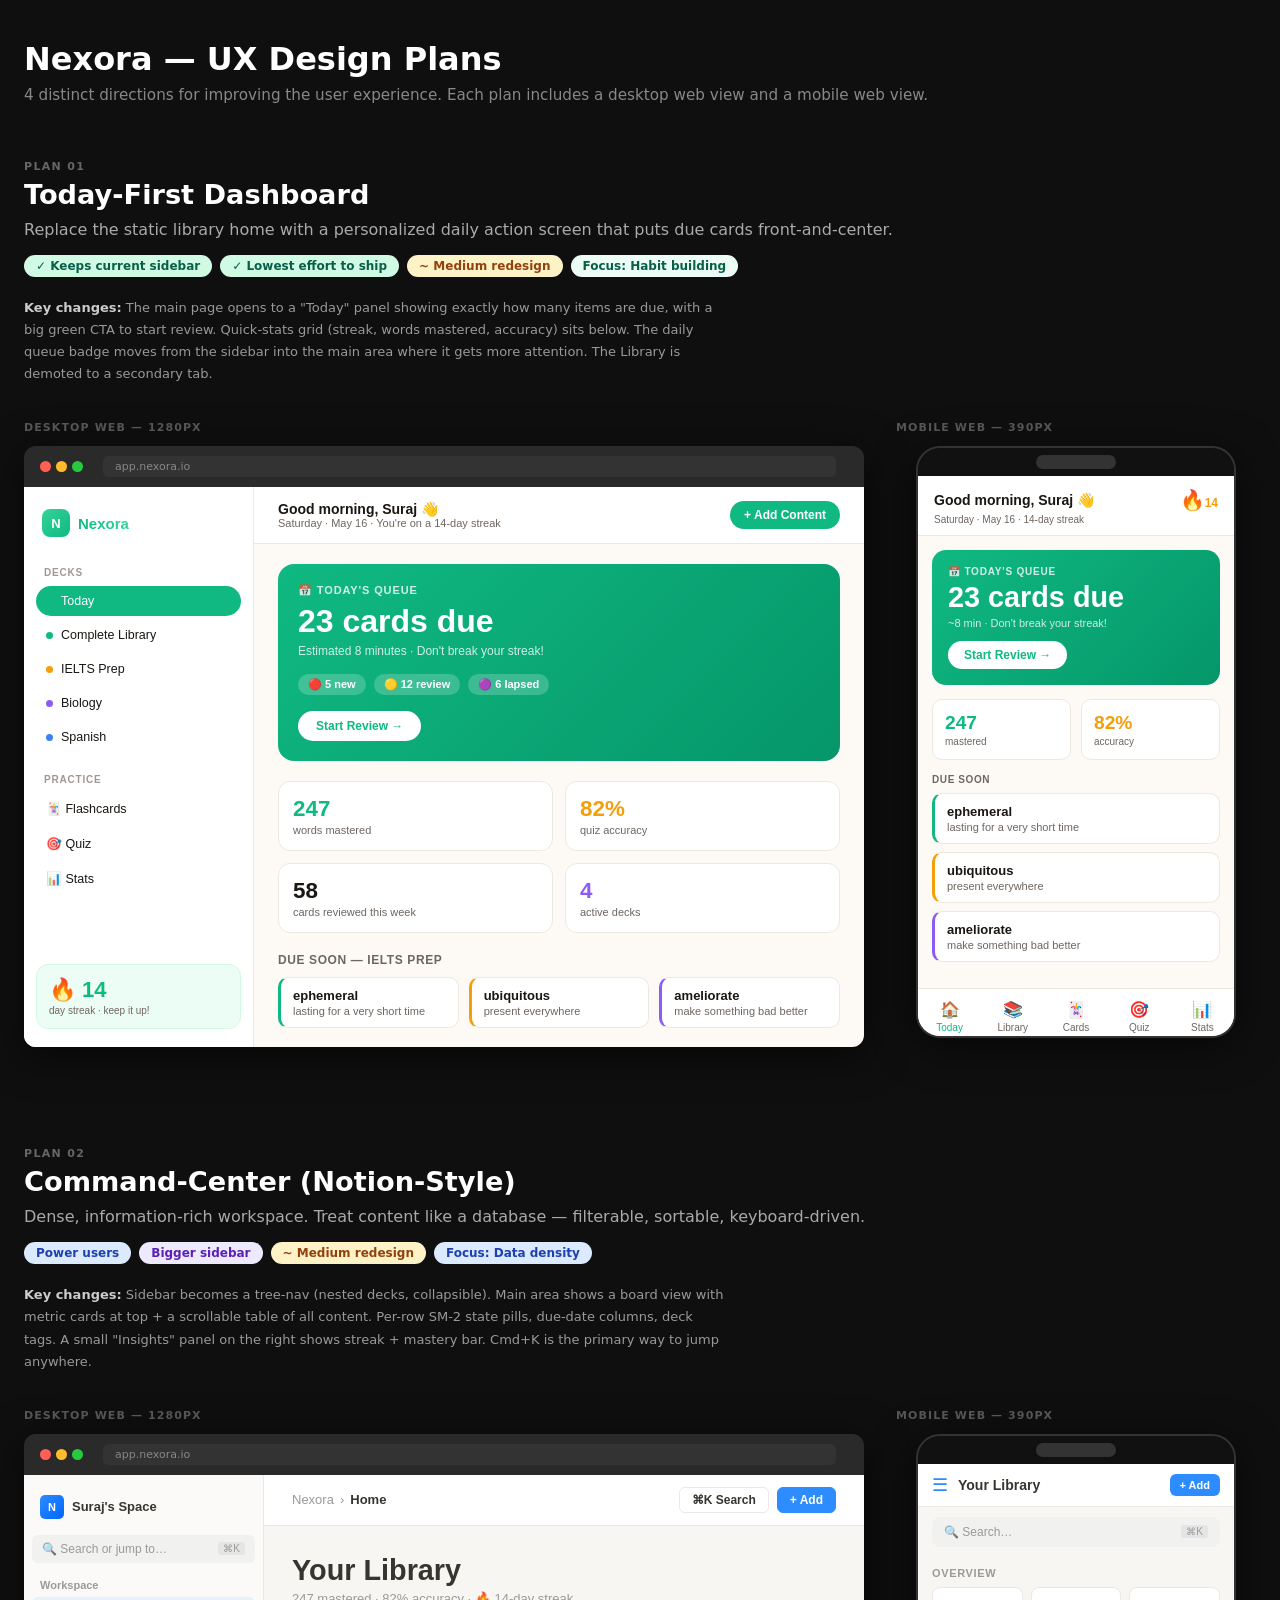
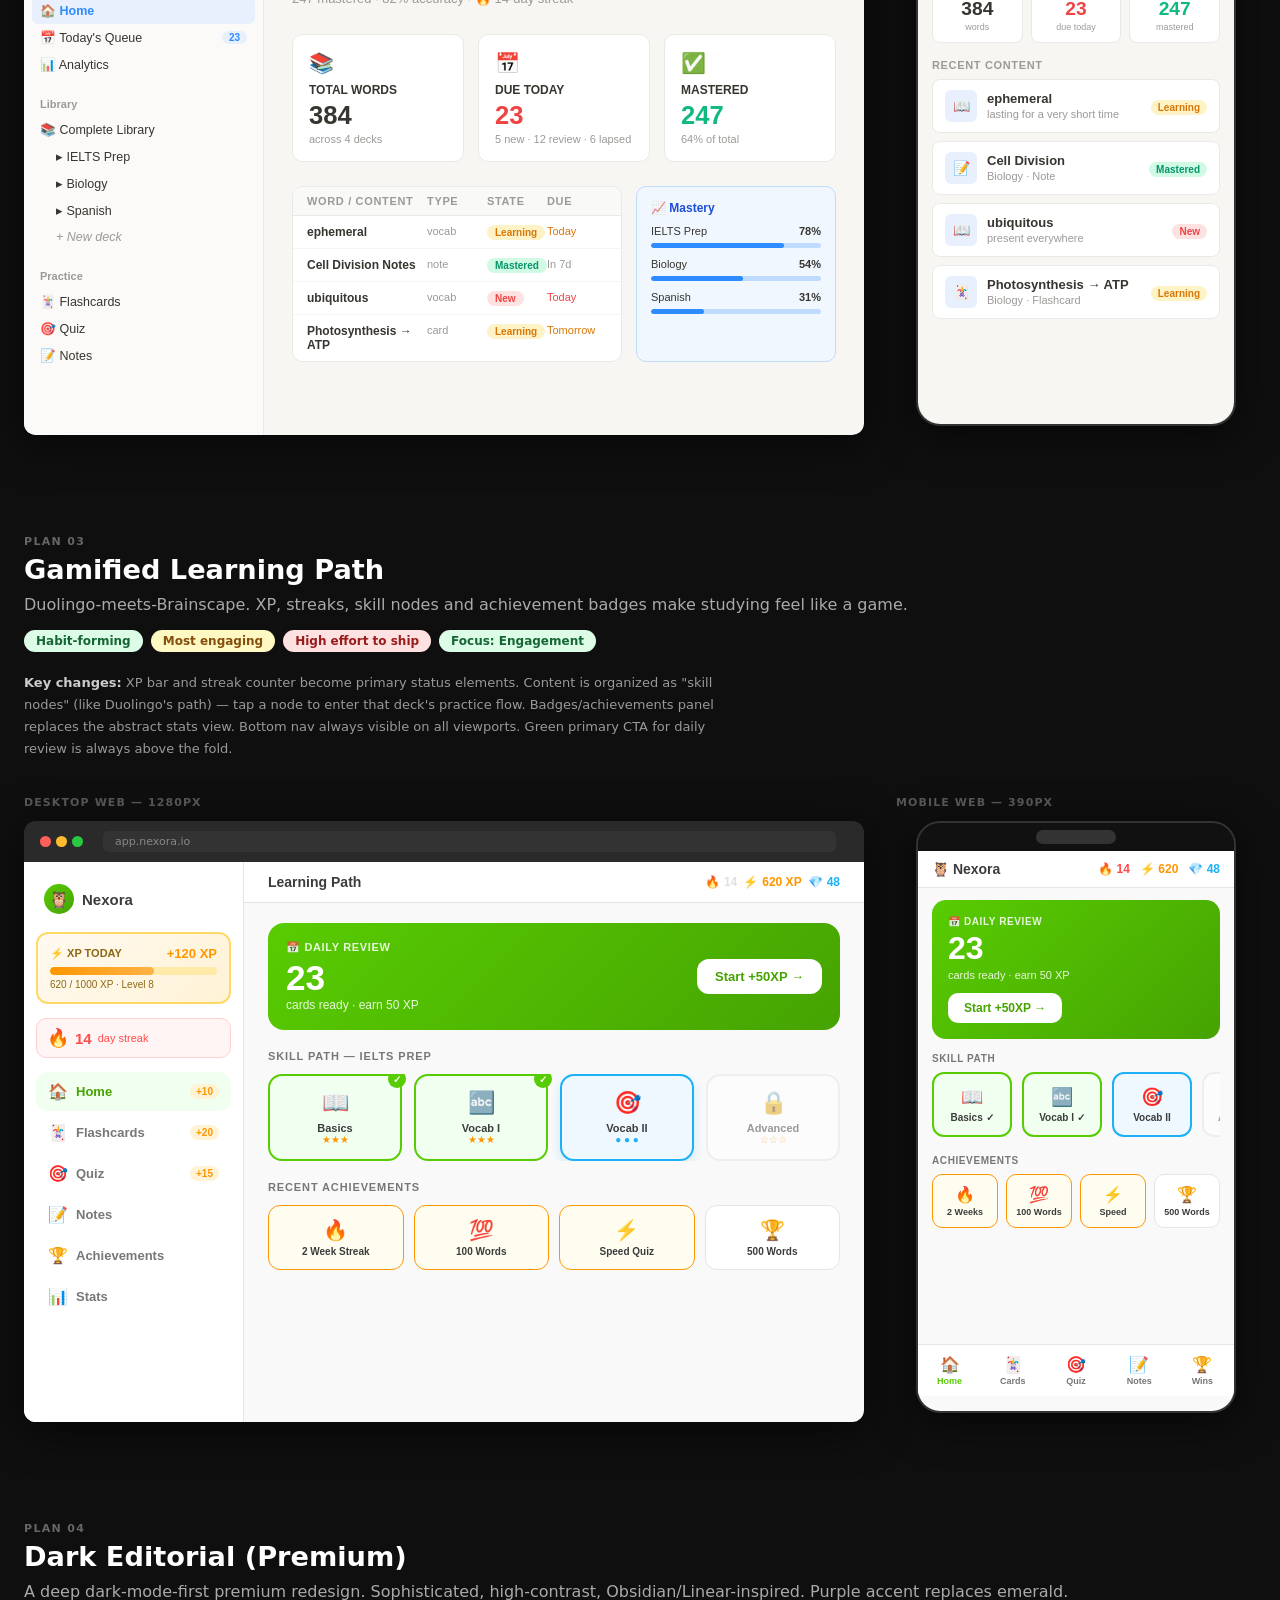
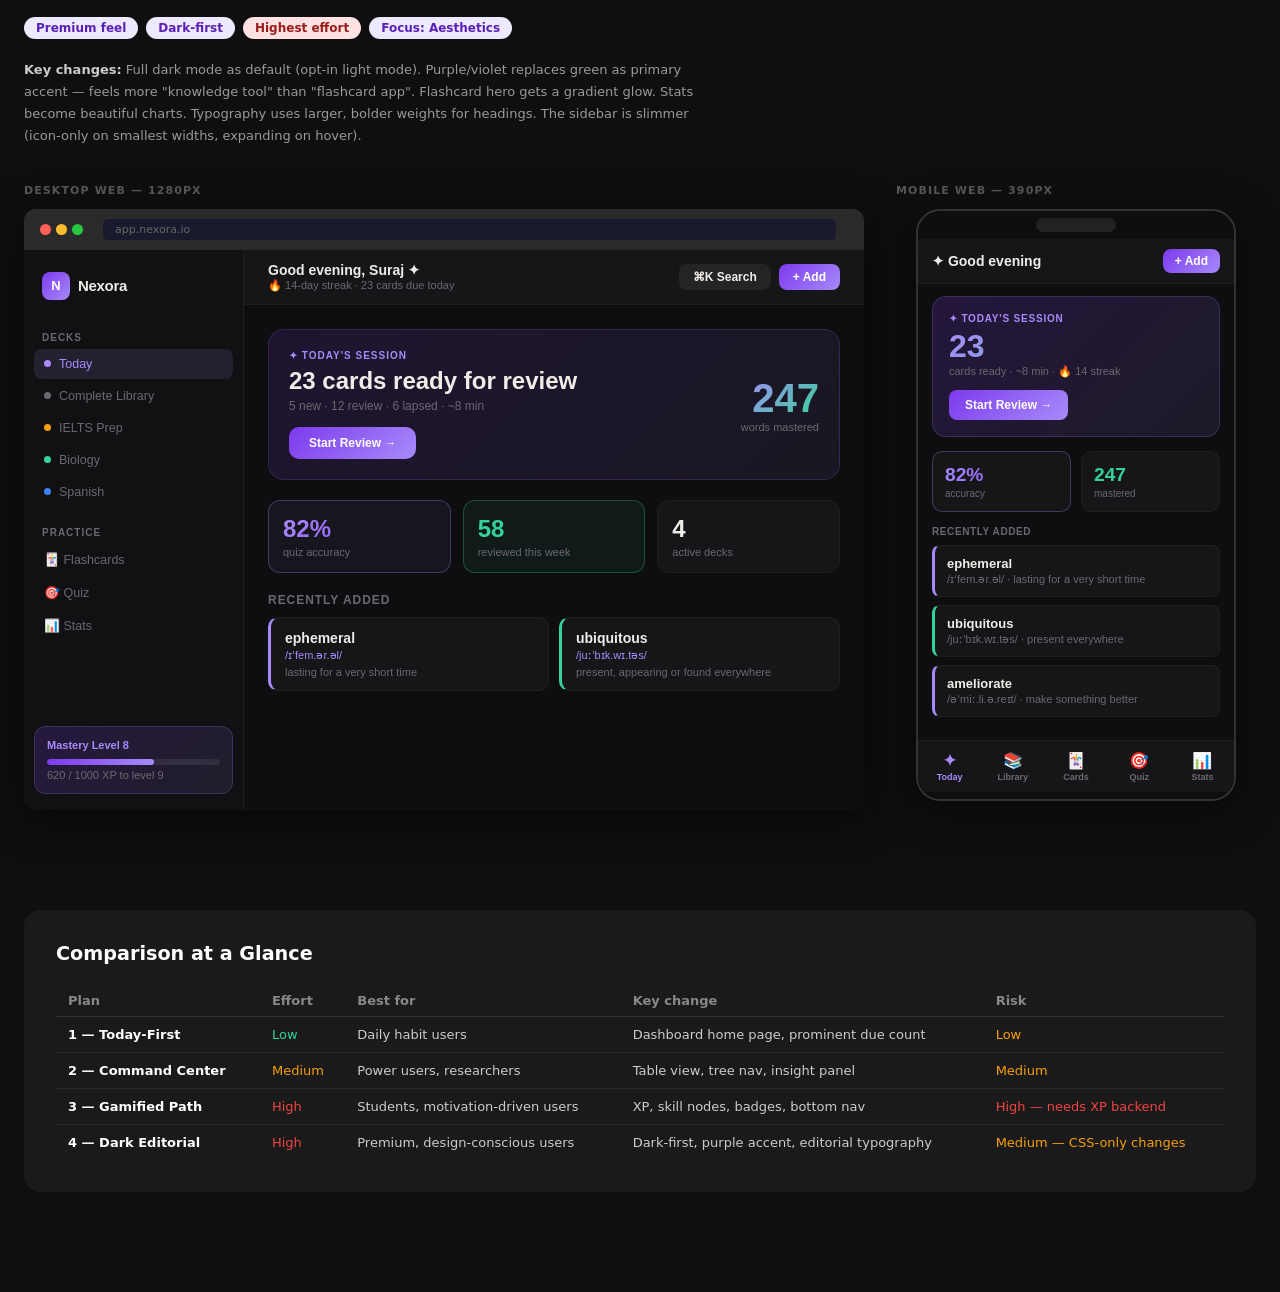
<file: design_plans.html>
<!DOCTYPE html>
<html lang="en">
<head>
<meta charset="UTF-8">
<meta name="viewport" content="width=device-width, initial-scale=1.0">
<title>Nexora — 4 UX Design Plans</title>
<style>
  * { box-sizing: border-box; margin: 0; padding: 0; }
  body { font-family: 'Segoe UI', system-ui, sans-serif; background: #0f0f0f; color: #e0e0e0; }

  /* ── PRESENTATION SHELL ── */
  .presentation { max-width: 1400px; margin: 0 auto; padding: 40px 24px; }
  .page-title { font-size: 2rem; font-weight: 800; color: #fff; margin-bottom: 8px; }
  .page-sub { color: #888; font-size: 0.95rem; margin-bottom: 56px; }

  .plan-block { margin-bottom: 100px; }
  .plan-header { margin-bottom: 36px; }
  .plan-number { font-size: 11px; font-weight: 700; letter-spacing: 0.12em; text-transform: uppercase; color: #666; margin-bottom: 6px; }
  .plan-title { font-size: 1.7rem; font-weight: 800; color: #fff; margin-bottom: 10px; }
  .plan-tagline { font-size: 1rem; color: #aaa; margin-bottom: 16px; }
  .plan-pills { display: flex; gap: 8px; flex-wrap: wrap; margin-bottom: 20px; }
  .pill { padding: 4px 12px; border-radius: 999px; font-size: 12px; font-weight: 600; }

  .screens-row { display: grid; grid-template-columns: 1fr 360px; gap: 32px; align-items: start; }
  @media (max-width: 900px) { .screens-row { grid-template-columns: 1fr; } }

  .screen-label { font-size: 11px; font-weight: 700; letter-spacing: 0.1em; text-transform: uppercase; color: #555; margin-bottom: 12px; }

  /* Desktop browser chrome */
  .browser-chrome { background: #1e1e1e; border-radius: 12px; overflow: hidden; box-shadow: 0 8px 40px rgba(0,0,0,0.6); }
  .browser-bar { background: #2a2a2a; padding: 10px 16px; display: flex; align-items: center; gap: 8px; }
  .browser-dots { display: flex; gap: 5px; }
  .browser-dot { width: 11px; height: 11px; border-radius: 50%; }
  .browser-url { flex: 1; background: #333; border-radius: 5px; padding: 4px 12px; font-size: 11px; color: #888; margin: 0 12px; }
  .browser-screen { overflow: hidden; }

  /* Mobile chrome */
  .mobile-chrome { background: #1a1a1a; border-radius: 24px; overflow: hidden; box-shadow: 0 8px 40px rgba(0,0,0,0.6); max-width: 320px; margin: 0 auto; border: 2px solid #333; }
  .mobile-notch { background: #111; height: 28px; display: flex; align-items: center; justify-content: center; }
  .mobile-notch-bar { background: #333; width: 80px; height: 14px; border-radius: 999px; }
  .mobile-screen { overflow: hidden; }

  /* ═══════════════════════════════════════════════════════ */
  /* PLAN 1: TODAY-FIRST DASHBOARD */
  /* ═══════════════════════════════════════════════════════ */
  .p1 { --p1-bg: #FDFAF6; --p1-surface: #fff; --p1-sidebar: #fff; --p1-em: #10B981; --p1-text: #1A1612; --p1-muted: #6E6660; --p1-border: #EDE8E0; --p1-amber: #F59E0B; }

  .p1-layout { display: flex; height: 560px; background: var(--p1-bg); font-family: 'Segoe UI', sans-serif; }

  .p1-sidebar { width: 230px; background: var(--p1-sidebar); border-right: 1px solid var(--p1-border); padding: 18px 12px; display: flex; flex-direction: column; gap: 4px; flex-shrink: 0; }
  .p1-logo-row { display: flex; align-items: center; gap: 8px; padding: 4px 6px 16px; }
  .p1-logo-mark { width: 28px; height: 28px; border-radius: 8px; background: linear-gradient(135deg,#34D399,#10B981); color:#fff; display:grid;place-items:center; font-weight:800;font-size:13px; }
  .p1-logo-name { font-weight:800; font-size:15px; background: linear-gradient(90deg,#10B981,#34D399); -webkit-background-clip:text; -webkit-text-fill-color:transparent; }
  .p1-section-lbl { font-size:10px; font-weight:700; color:#A09890; letter-spacing:0.08em; text-transform:uppercase; padding: 10px 8px 4px; }
  .p1-nav-item { display:flex; align-items:center; gap:8px; padding:8px 10px; border-radius:999px; font-size:12.5px; font-weight:500; color:var(--p1-text); cursor:pointer; }
  .p1-nav-item.active { background:var(--p1-em); color:#fff; }
  .p1-nav-item:not(.active):hover { background:#ECFDF5; }
  .p1-nav-dot { width:7px; height:7px; border-radius:50%; background:var(--p1-em); flex-shrink:0; }
  .p1-nav-dot.amber { background:var(--p1-amber); }
  .p1-nav-dot.purple { background:#8B5CF6; }
  .p1-streak-card { margin-top:auto; background:#ECFDF5; border-radius:12px; padding:12px; border:1px solid #D1FAE5; }
  .p1-streak-num { font-size:22px; font-weight:800; color:var(--p1-em); }
  .p1-streak-lbl { font-size:10px; color:var(--p1-muted); margin-top:2px; }

  .p1-main { flex:1; overflow:hidden; display:flex; flex-direction:column; }
  .p1-topbar { padding:14px 24px; border-bottom:1px solid var(--p1-border); display:flex; align-items:center; justify-content:space-between; background:#fff; }
  .p1-topbar-greet { font-size:14px; font-weight:700; color:var(--p1-text); }
  .p1-topbar-sub { font-size:11px; color:var(--p1-muted); }
  .p1-topbar-btn { background:var(--p1-em); color:#fff; border:none; border-radius:999px; padding:7px 14px; font-size:12px; font-weight:700; cursor:pointer; }
  .p1-scroll { padding:20px 24px; overflow-y:auto; flex:1; }
  .p1-today-card { background:linear-gradient(135deg,#10B981,#059669); border-radius:16px; padding:20px; color:#fff; margin-bottom:20px; }
  .p1-today-label { font-size:11px; font-weight:700; letter-spacing:0.08em; text-transform:uppercase; opacity:0.8; margin-bottom:6px; }
  .p1-today-count { font-size:2rem; font-weight:800; margin-bottom:4px; }
  .p1-today-sub { font-size:12px; opacity:0.8; margin-bottom:16px; }
  .p1-today-chips { display:flex; gap:8px; flex-wrap:wrap; margin-bottom:16px; }
  .p1-today-chip { background:rgba(255,255,255,0.2); border-radius:999px; padding:4px 10px; font-size:11px; font-weight:600; }
  .p1-today-cta { background:#fff; color:#10B981; border:none; border-radius:999px; padding:8px 18px; font-size:12px; font-weight:700; cursor:pointer; }
  .p1-grid { display:grid; grid-template-columns:1fr 1fr; gap:12px; margin-bottom:20px; }
  .p1-stat-card { background:var(--p1-surface); border:1px solid var(--p1-border); border-radius:12px; padding:14px; }
  .p1-stat-n { font-size:1.4rem; font-weight:800; color:var(--p1-text); }
  .p1-stat-l { font-size:11px; color:var(--p1-muted); margin-top:2px; }
  .p1-section-title { font-size:12px; font-weight:700; color:var(--p1-muted); letter-spacing:0.05em; text-transform:uppercase; margin-bottom:10px; }
  .p1-card-row { display:flex; gap:10px; overflow:hidden; }
  .p1-mini-card { background:var(--p1-surface); border:1px solid var(--p1-border); border-radius:10px; padding:10px 12px; font-size:12px; flex:1; border-left:3px solid var(--p1-em); }
  .p1-mini-card.amber { border-left-color:var(--p1-amber); }
  .p1-mini-card.purple { border-left-color:#8B5CF6; }
  .p1-mini-word { font-weight:700; font-size:13px; color:var(--p1-text); }
  .p1-mini-def { font-size:11px; color:var(--p1-muted); margin-top:2px; }

  /* Mobile P1 */
  .p1m { background:var(--p1-bg); font-family:'Segoe UI',sans-serif; height:560px; overflow:hidden; }
  .p1m-header { background:#fff; padding:12px 16px 10px; border-bottom:1px solid var(--p1-border); }
  .p1m-header-row { display:flex; align-items:center; justify-content:space-between; margin-bottom:2px; }
  .p1m-greeting { font-size:14px; font-weight:800; color:var(--p1-text); }
  .p1m-date { font-size:10px; color:var(--p1-muted); }
  .p1m-scroll { padding:14px; overflow-y:auto; height:calc(100% - 108px); }
  .p1m-today { background:linear-gradient(135deg,#10B981,#059669); border-radius:14px; padding:16px; color:#fff; margin-bottom:14px; }
  .p1m-today-lbl { font-size:10px; font-weight:700; opacity:0.8; letter-spacing:0.08em; text-transform:uppercase; margin-bottom:4px; }
  .p1m-today-n { font-size:1.8rem; font-weight:800; margin-bottom:3px; }
  .p1m-today-sub { font-size:11px; opacity:0.8; margin-bottom:12px; }
  .p1m-today-btn { background:#fff; color:#10B981; border:none; border-radius:999px; padding:7px 16px; font-size:12px; font-weight:700; }
  .p1m-grid { display:grid; grid-template-columns:1fr 1fr; gap:10px; margin-bottom:14px; }
  .p1m-stat { background:#fff; border:1px solid var(--p1-border); border-radius:10px; padding:12px; }
  .p1m-stat-n { font-size:1.2rem; font-weight:800; color:var(--p1-text); }
  .p1m-stat-l { font-size:10px; color:var(--p1-muted); margin-top:2px; }
  .p1m-lbl { font-size:10px; font-weight:700; color:var(--p1-muted); text-transform:uppercase; letter-spacing:0.06em; margin-bottom:8px; }
  .p1m-card { background:#fff; border:1px solid var(--p1-border); border-radius:10px; padding:10px 12px; margin-bottom:8px; border-left:3px solid var(--p1-em); }
  .p1m-card.amber { border-left-color:var(--p1-amber); }
  .p1m-word { font-size:13px; font-weight:700; color:var(--p1-text); }
  .p1m-def { font-size:11px; color:var(--p1-muted); margin-top:2px; }
  .p1m-bottom-nav { position:absolute; bottom:0; left:0; right:0; background:#fff; border-top:1px solid var(--p1-border); display:flex; height:56px; }
  .p1m-bnav-item { flex:1; display:flex; flex-direction:column; align-items:center; justify-content:center; gap:3px; font-size:10px; color:var(--p1-muted); }
  .p1m-bnav-item.active { color:var(--p1-em); }
  .p1m-bnav-icon { width:18px; height:18px; background:currentColor; border-radius:3px; opacity:0.7; }

  /* ═══════════════════════════════════════════════════════ */
  /* PLAN 2: COMMAND CENTER (Notion-Inspired) */
  /* ═══════════════════════════════════════════════════════ */
  .p2 { --p2-bg:#F7F6F3; --p2-surface:#fff; --p2-sidebar:#FBFAF8; --p2-text:#37352F; --p2-muted:#9B9A97; --p2-border:#E9E9E7; --p2-accent:#2D8CFF; --p2-hover:#F1F1EF; }

  .p2-layout { display:flex; height:560px; background:var(--p2-bg); font-family:'Segoe UI',sans-serif; }
  .p2-sidebar { width:240px; background:var(--p2-sidebar); border-right:1px solid var(--p2-border); padding:12px 8px; flex-shrink:0; overflow-y:auto; }
  .p2-sidebar-top { padding:8px; display:flex; align-items:center; gap:8px; margin-bottom:8px; }
  .p2-workspace-icon { width:24px; height:24px; border-radius:5px; background:linear-gradient(135deg,#2D8CFF,#0066FF); display:grid;place-items:center; color:#fff; font-size:11px; font-weight:800; }
  .p2-workspace-name { font-size:13px; font-weight:700; color:var(--p2-text); }
  .p2-search-bar { background:var(--p2-hover); border-radius:6px; padding:7px 10px; font-size:12px; color:var(--p2-muted); display:flex; align-items:center; gap:6px; margin-bottom:12px; }
  .p2-nav-section { margin-bottom:16px; }
  .p2-nav-title { font-size:11px; font-weight:600; color:var(--p2-muted); padding:4px 8px; margin-bottom:2px; }
  .p2-nav-item { display:flex; align-items:center; gap:6px; padding:6px 8px; border-radius:6px; font-size:12.5px; color:var(--p2-text); cursor:pointer; }
  .p2-nav-item.active { background:#E8F0FE; color:var(--p2-accent); font-weight:600; }
  .p2-nav-item:hover:not(.active) { background:var(--p2-hover); }
  .p2-nav-icon { width:16px; height:16px; opacity:0.6; flex-shrink:0; font-size:14px; }
  .p2-nav-indent { padding-left:24px; }
  .p2-nav-tree-dot { width:6px; height:6px; border-radius:50%; background:var(--p2-muted); flex-shrink:0; opacity:0.5; }
  .p2-nav-badge { margin-left:auto; background:#E8F0FE; color:var(--p2-accent); border-radius:999px; padding:1px 7px; font-size:10px; font-weight:700; }

  .p2-main { flex:1; display:flex; flex-direction:column; overflow:hidden; }
  .p2-topbar { padding:12px 28px; border-bottom:1px solid var(--p2-border); display:flex; align-items:center; gap:12px; background:#fff; }
  .p2-breadcrumb { font-size:13px; color:var(--p2-muted); display:flex; align-items:center; gap:6px; }
  .p2-breadcrumb-active { color:var(--p2-text); font-weight:600; }
  .p2-topbar-right { margin-left:auto; display:flex; gap:8px; }
  .p2-topbar-btn { padding:5px 12px; border-radius:6px; font-size:12px; font-weight:600; border:1.5px solid var(--p2-border); background:#fff; color:var(--p2-text); cursor:pointer; }
  .p2-topbar-btn.primary { background:var(--p2-accent); color:#fff; border-color:var(--p2-accent); }

  .p2-content { padding:28px 28px; overflow-y:auto; flex:1; }
  .p2-page-title { font-size:1.8rem; font-weight:700; color:var(--p2-text); margin-bottom:4px; }
  .p2-page-sub { font-size:13px; color:var(--p2-muted); margin-bottom:28px; }
  .p2-board { display:grid; grid-template-columns:repeat(3,1fr); gap:14px; margin-bottom:24px; }
  .p2-board-card { background:#fff; border:1.5px solid var(--p2-border); border-radius:10px; padding:16px; }
  .p2-board-icon { font-size:20px; margin-bottom:8px; }
  .p2-board-title { font-size:12px; font-weight:700; color:var(--p2-text); margin-bottom:4px; }
  .p2-board-n { font-size:1.6rem; font-weight:800; color:var(--p2-text); }
  .p2-board-sub { font-size:11px; color:var(--p2-muted); margin-top:3px; }
  .p2-db-row { display:flex; gap:14px; }
  .p2-table { background:#fff; border:1.5px solid var(--p2-border); border-radius:10px; overflow:hidden; flex:1; }
  .p2-table-head { background:#F9F9F8; display:grid; grid-template-columns:2fr 1fr 1fr 1fr; padding:8px 14px; font-size:11px; font-weight:700; color:var(--p2-muted); text-transform:uppercase; letter-spacing:0.06em; border-bottom:1px solid var(--p2-border); }
  .p2-table-row { display:grid; grid-template-columns:2fr 1fr 1fr 1fr; padding:9px 14px; font-size:12px; color:var(--p2-text); border-bottom:1px solid #F5F5F4; }
  .p2-table-row:last-child { border-bottom:none; }
  .p2-pill { border-radius:999px; padding:2px 8px; font-size:10px; font-weight:700; }
  .p2-pill.new { background:#FEE2E2; color:#EF4444; }
  .p2-pill.learning { background:#FEF3C7; color:#D97706; }
  .p2-pill.mastered { background:#D1FAE5; color:#059669; }
  .p2-insight { background:#F0F7FF; border:1.5px solid #BFDBFE; border-radius:10px; padding:14px; flex-shrink:0; width:200px; }
  .p2-insight-title { font-size:12px; font-weight:700; color:#1D4ED8; margin-bottom:10px; }
  .p2-insight-row { display:flex; justify-content:space-between; font-size:11px; color:var(--p2-text); margin-bottom:6px; }
  .p2-progress-bar { background:#BFDBFE; border-radius:999px; height:5px; margin-top:3px; overflow:hidden; }
  .p2-progress-fill { background:#2D8CFF; height:100%; border-radius:999px; }

  /* Mobile P2 */
  .p2m { background:#F7F6F3; font-family:'Segoe UI',sans-serif; height:560px; position:relative; overflow:hidden; }
  .p2m-header { background:#fff; padding:10px 14px; border-bottom:1px solid #E9E9E7; display:flex; align-items:center; gap:10px; }
  .p2m-back { font-size:18px; color:#2D8CFF; }
  .p2m-title { font-size:14px; font-weight:700; color:#37352F; }
  .p2m-search { background:#F1F1EF; border-radius:8px; margin:10px 14px; padding:8px 12px; font-size:12px; color:#9B9A97; display:flex; align-items:center; gap:6px; }
  .p2m-scroll { padding:10px 14px; overflow-y:auto; height:calc(100% - 110px); }
  .p2m-section-title { font-size:11px; font-weight:700; color:#9B9A97; text-transform:uppercase; letter-spacing:0.06em; margin-bottom:8px; }
  .p2m-stat-row { display:grid; grid-template-columns:1fr 1fr 1fr; gap:8px; margin-bottom:16px; }
  .p2m-stat { background:#fff; border-radius:8px; padding:10px; text-align:center; border:1px solid #E9E9E7; }
  .p2m-stat-n { font-size:1.2rem; font-weight:800; color:#37352F; }
  .p2m-stat-l { font-size:9px; color:#9B9A97; margin-top:2px; }
  .p2m-item { background:#fff; border:1px solid #E9E9E7; border-radius:8px; padding:10px 12px; margin-bottom:8px; display:flex; align-items:center; gap:10px; }
  .p2m-item-icon { width:32px; height:32px; border-radius:6px; background:#E8F0FE; display:grid; place-items:center; font-size:14px; flex-shrink:0; }
  .p2m-item-word { font-size:13px; font-weight:600; color:#37352F; }
  .p2m-item-def { font-size:11px; color:#9B9A97; margin-top:2px; }
  .p2m-item-badge { margin-left:auto; }

  /* ═══════════════════════════════════════════════════════ */
  /* PLAN 3: GAMIFIED (Duolingo-Inspired) */
  /* ═══════════════════════════════════════════════════════ */
  .p3 { --p3-bg:#F9F9F9; --p3-surface:#fff; --p3-green:#58CC02; --p3-green-d:#46A302; --p3-blue:#1CB0F6; --p3-amber:#FF9600; --p3-red:#FF4B4B; --p3-purple:#CE82FF; --p3-text:#3C3C3C; --p3-muted:#777; --p3-border:#E5E5E5; }

  .p3-layout { display:flex; height:560px; background:var(--p3-bg); font-family:'Segoe UI',sans-serif; }
  .p3-sidebar { width:220px; background:var(--p3-surface); border-right:1px solid var(--p3-border); padding:16px 12px; flex-shrink:0; display:flex; flex-direction:column; gap:2px; }
  .p3-logo-row { display:flex; align-items:center; gap:8px; padding:6px 8px 16px; }
  .p3-logo-owl { width:30px; height:30px; border-radius:50%; background:linear-gradient(135deg,#58CC02,#46A302); display:grid; place-items:center; font-size:16px; }
  .p3-logo-name { font-size:15px; font-weight:800; color:var(--p3-text); }

  .p3-xp-card { background:linear-gradient(135deg,#FFF9F0,#FFF3D6); border:2px solid #FFD966; border-radius:12px; padding:12px; margin-bottom:12px; }
  .p3-xp-row { display:flex; align-items:center; justify-content:space-between; margin-bottom:6px; }
  .p3-xp-label { font-size:11px; font-weight:700; color:#8B6914; }
  .p3-xp-num { font-size:13px; font-weight:800; color:#FF9600; }
  .p3-xp-bar { background:#FFEAA7; border-radius:999px; height:8px; overflow:hidden; }
  .p3-xp-fill { background:linear-gradient(90deg,#FF9600,#FFB347); height:100%; border-radius:999px; width:62%; }
  .p3-xp-sub { font-size:10px; color:#8B6914; margin-top:4px; }

  .p3-streak-row { display:flex; align-items:center; gap:6px; background:#FFF5F5; border:1.5px solid #FFD0D0; border-radius:10px; padding:8px 10px; margin-bottom:12px; }
  .p3-streak-fire { font-size:18px; }
  .p3-streak-n { font-size:15px; font-weight:800; color:#FF4B4B; }
  .p3-streak-lbl { font-size:11px; color:#FF4B4B; }

  .p3-nav-item { display:flex; align-items:center; gap:8px; padding:10px 12px; border-radius:12px; font-size:13px; font-weight:600; color:var(--p3-muted); cursor:pointer; }
  .p3-nav-item.active { background:#F0FFF0; color:var(--p3-green-d); }
  .p3-nav-item:not(.active):hover { background:#F9F9F9; }
  .p3-nav-icon { font-size:16px; }
  .p3-nav-xp { margin-left:auto; font-size:10px; font-weight:700; color:var(--p3-amber); background:#FFF3D6; border-radius:999px; padding:2px 6px; }

  .p3-main { flex:1; display:flex; flex-direction:column; overflow:hidden; }
  .p3-topbar { padding:12px 24px; border-bottom:1px solid var(--p3-border); background:#fff; display:flex; align-items:center; justify-content:space-between; }
  .p3-topbar-title { font-size:14px; font-weight:800; color:var(--p3-text); }
  .p3-topbar-gems { display:flex; align-items:center; gap:6px; }
  .p3-gem { display:flex; align-items:center; gap:4px; font-size:12px; font-weight:700; }

  .p3-content { padding:20px 24px; overflow-y:auto; flex:1; }
  .p3-section-title { font-size:11px; font-weight:700; letter-spacing:0.08em; text-transform:uppercase; color:var(--p3-muted); margin-bottom:12px; }
  .p3-due-card { background:linear-gradient(135deg,#58CC02,#46A302); border-radius:16px; padding:18px; color:#fff; margin-bottom:20px; display:flex; align-items:center; justify-content:space-between; }
  .p3-due-left { }
  .p3-due-label { font-size:11px; font-weight:700; opacity:0.85; text-transform:uppercase; letter-spacing:0.06em; margin-bottom:4px; }
  .p3-due-count { font-size:2.2rem; font-weight:800; }
  .p3-due-sub { font-size:12px; opacity:0.85; }
  .p3-due-btn { background:#fff; color:#46A302; border:none; border-radius:12px; padding:10px 18px; font-size:13px; font-weight:800; cursor:pointer; flex-shrink:0; }

  .p3-path-row { display:flex; gap:12px; overflow:hidden; margin-bottom:20px; }
  .p3-path-node { background:#fff; border:2px solid var(--p3-border); border-radius:14px; padding:14px; text-align:center; flex:1; position:relative; }
  .p3-path-node.done { border-color:var(--p3-green); background:#F0FFF0; }
  .p3-path-node.active { border-color:var(--p3-blue); background:#F0F8FF; box-shadow:0 4px 12px rgba(28,176,246,0.2); }
  .p3-path-node.locked { opacity:0.5; }
  .p3-path-icon { font-size:22px; margin-bottom:6px; }
  .p3-path-name { font-size:11px; font-weight:700; color:var(--p3-text); }
  .p3-path-stars { font-size:10px; color:var(--p3-amber); }
  .p3-path-check { position:absolute; top:-6px; right:-6px; background:var(--p3-green); color:#fff; border-radius:50%; width:18px; height:18px; display:grid; place-items:center; font-size:10px; font-weight:800; }

  .p3-achievement-row { display:grid; grid-template-columns:repeat(4,1fr); gap:10px; }
  .p3-badge { background:#fff; border:1.5px solid var(--p3-border); border-radius:12px; padding:12px 8px; text-align:center; }
  .p3-badge.earned { border-color:var(--p3-amber); background:#FFFDF0; }
  .p3-badge-icon { font-size:20px; margin-bottom:4px; }
  .p3-badge-name { font-size:10px; font-weight:700; color:var(--p3-text); }

  /* Mobile P3 */
  .p3m { background:#F9F9F9; font-family:'Segoe UI',sans-serif; height:560px; position:relative; overflow:hidden; }
  .p3m-topbar { background:#fff; padding:10px 14px; border-bottom:1px solid #E5E5E5; display:flex; align-items:center; justify-content:space-between; }
  .p3m-logo { font-size:14px; font-weight:800; color:#3C3C3C; }
  .p3m-gems { display:flex; gap:10px; font-size:12px; font-weight:700; }
  .p3m-streak { display:flex; align-items:center; gap:3px; color:#FF4B4B; }
  .p3m-xp { display:flex; align-items:center; gap:3px; color:#FF9600; }
  .p3m-scroll { padding:12px 14px; overflow-y:auto; height:calc(100% - 104px); }
  .p3m-due-card { background:linear-gradient(135deg,#58CC02,#46A302); border-radius:14px; padding:16px; color:#fff; margin-bottom:14px; }
  .p3m-due-lbl { font-size:10px; font-weight:700; opacity:0.85; text-transform:uppercase; letter-spacing:0.06em; margin-bottom:3px; }
  .p3m-due-n { font-size:2rem; font-weight:800; margin-bottom:2px; }
  .p3m-due-sub { font-size:11px; opacity:0.85; margin-bottom:12px; }
  .p3m-due-btn { background:#fff; color:#46A302; border:none; border-radius:10px; padding:8px 16px; font-size:12px; font-weight:800; }
  .p3m-path-row { display:flex; gap:10px; overflow-x:auto; margin-bottom:14px; padding-bottom:4px; }
  .p3m-path-node { background:#fff; border:2px solid #E5E5E5; border-radius:12px; padding:12px 10px; text-align:center; min-width:80px; flex-shrink:0; }
  .p3m-path-node.done { border-color:#58CC02; background:#F0FFF0; }
  .p3m-path-node.active { border-color:#1CB0F6; background:#F0F8FF; }
  .p3m-path-icon { font-size:18px; margin-bottom:4px; }
  .p3m-path-name { font-size:10px; font-weight:700; color:#3C3C3C; }
  .p3m-lbl { font-size:10px; font-weight:700; color:#777; text-transform:uppercase; letter-spacing:0.06em; margin-bottom:8px; }
  .p3m-badge-row { display:grid; grid-template-columns:repeat(4,1fr); gap:8px; }
  .p3m-badge { background:#fff; border:1.5px solid #E5E5E5; border-radius:10px; padding:10px 6px; text-align:center; }
  .p3m-badge.earned { border-color:#FF9600; background:#FFFDF0; }
  .p3m-badge-icon { font-size:16px; margin-bottom:3px; }
  .p3m-badge-name { font-size:9px; font-weight:700; color:#3C3C3C; }
  .p3m-bottom-nav { background:#fff; border-top:1px solid #E5E5E5; height:52px; display:flex; }
  .p3m-bnav-item { flex:1; display:flex; flex-direction:column; align-items:center; justify-content:center; gap:2px; font-size:9px; font-weight:700; color:#777; }
  .p3m-bnav-item.active { color:#58CC02; }
  .p3m-bnav-icon { font-size:16px; }

  /* ═══════════════════════════════════════════════════════ */
  /* PLAN 4: EDITORIAL DARK MODE FIRST */
  /* ═══════════════════════════════════════════════════════ */
  .p4 { --p4-bg:#0E0E10; --p4-surface:#161618; --p4-sidebar:#111113; --p4-text:#F0EDE8; --p4-muted:#6B6870; --p4-border:#1F1F22; --p4-accent:#A78BFA; --p4-accent2:#7C3AED; --p4-em:#34D399; }

  .p4-layout { display:flex; height:560px; background:var(--p4-bg); font-family:'Segoe UI',sans-serif; }
  .p4-sidebar { width:220px; background:var(--p4-sidebar); border-right:1px solid var(--p4-border); padding:16px 10px; flex-shrink:0; display:flex; flex-direction:column; gap:2px; }
  .p4-logo-row { display:flex; align-items:center; gap:8px; padding:6px 8px 20px; }
  .p4-logo-mark { width:28px; height:28px; border-radius:8px; background:linear-gradient(135deg,#7C3AED,#A78BFA); color:#fff; display:grid; place-items:center; font-weight:800; font-size:13px; }
  .p4-logo-name { font-size:15px; font-weight:800; color:var(--p4-text); letter-spacing:-0.02em; }
  .p4-section-lbl { font-size:10px; font-weight:700; color:var(--p4-muted); letter-spacing:0.1em; text-transform:uppercase; padding:10px 8px 4px; }
  .p4-nav-item { display:flex; align-items:center; gap:8px; padding:8px 10px; border-radius:8px; font-size:12.5px; font-weight:500; color:var(--p4-muted); cursor:pointer; transition:all 0.15s; }
  .p4-nav-item.active { background:rgba(167,139,250,0.12); color:var(--p4-accent); }
  .p4-nav-item:not(.active):hover { background:rgba(255,255,255,0.04); color:var(--p4-text); }
  .p4-nav-dot { width:7px; height:7px; border-radius:50%; flex-shrink:0; }
  .p4-mastery-card { margin-top:auto; background:linear-gradient(135deg,rgba(124,58,237,0.2),rgba(167,139,250,0.1)); border:1px solid rgba(167,139,250,0.2); border-radius:12px; padding:12px; }
  .p4-mastery-title { font-size:11px; font-weight:700; color:var(--p4-accent); margin-bottom:8px; }
  .p4-mastery-bar-bg { background:rgba(255,255,255,0.08); border-radius:999px; height:6px; overflow:hidden; margin-bottom:4px; }
  .p4-mastery-bar { background:linear-gradient(90deg,#7C3AED,#A78BFA); height:100%; border-radius:999px; }
  .p4-mastery-pct { font-size:11px; color:var(--p4-muted); }

  .p4-main { flex:1; display:flex; flex-direction:column; overflow:hidden; }
  .p4-topbar { padding:12px 24px; border-bottom:1px solid var(--p4-border); background:var(--p4-surface); display:flex; align-items:center; justify-content:space-between; }
  .p4-topbar-left { }
  .p4-topbar-title { font-size:14px; font-weight:700; color:var(--p4-text); }
  .p4-topbar-sub { font-size:11px; color:var(--p4-muted); margin-top:1px; }
  .p4-topbar-right { display:flex; gap:8px; }
  .p4-topbar-btn { padding:6px 14px; border-radius:8px; font-size:12px; font-weight:600; cursor:pointer; border:none; }
  .p4-topbar-btn.ghost { background:rgba(255,255,255,0.06); color:var(--p4-text); }
  .p4-topbar-btn.primary { background:linear-gradient(135deg,#7C3AED,#A78BFA); color:#fff; }

  .p4-content { padding:24px; overflow-y:auto; flex:1; }
  .p4-hero { background:linear-gradient(135deg,rgba(124,58,237,0.15),rgba(167,139,250,0.08)); border:1px solid rgba(167,139,250,0.15); border-radius:16px; padding:20px; margin-bottom:20px; display:flex; justify-content:space-between; align-items:center; }
  .p4-hero-left { }
  .p4-hero-label { font-size:10px; font-weight:700; color:var(--p4-accent); text-transform:uppercase; letter-spacing:0.1em; margin-bottom:6px; }
  .p4-hero-title { font-size:1.5rem; font-weight:800; color:var(--p4-text); margin-bottom:4px; }
  .p4-hero-sub { font-size:12px; color:var(--p4-muted); }
  .p4-hero-stat { text-align:right; }
  .p4-hero-n { font-size:2.5rem; font-weight:800; background:linear-gradient(135deg,#A78BFA,#34D399); -webkit-background-clip:text; -webkit-text-fill-color:transparent; }
  .p4-hero-nl { font-size:11px; color:var(--p4-muted); }
  .p4-grid { display:grid; grid-template-columns:1fr 1fr 1fr; gap:12px; margin-bottom:20px; }
  .p4-stat-card { background:var(--p4-surface); border:1px solid var(--p4-border); border-radius:12px; padding:14px; }
  .p4-stat-card.accent { border-color:rgba(167,139,250,0.3); background:rgba(167,139,250,0.06); }
  .p4-stat-card.green { border-color:rgba(52,211,153,0.3); background:rgba(52,211,153,0.06); }
  .p4-stat-n { font-size:1.5rem; font-weight:800; color:var(--p4-text); }
  .p4-stat-l { font-size:11px; color:var(--p4-muted); margin-top:3px; }
  .p4-section-title { font-size:12px; font-weight:700; color:var(--p4-muted); text-transform:uppercase; letter-spacing:0.08em; margin-bottom:10px; }
  .p4-card-row { display:grid; grid-template-columns:1fr 1fr; gap:10px; }
  .p4-vocab-card { background:var(--p4-surface); border:1px solid var(--p4-border); border-radius:10px; padding:12px 14px; }
  .p4-vocab-card.accent { border-left:3px solid var(--p4-accent); }
  .p4-vocab-card.green { border-left:3px solid var(--p4-em); }
  .p4-vocab-word { font-size:14px; font-weight:700; color:var(--p4-text); margin-bottom:3px; }
  .p4-vocab-phonetic { font-size:11px; color:var(--p4-accent); margin-bottom:4px; }
  .p4-vocab-def { font-size:11px; color:var(--p4-muted); }

  /* Mobile P4 */
  .p4m { background:#0E0E10; font-family:'Segoe UI',sans-serif; height:560px; position:relative; overflow:hidden; }
  .p4m-topbar { background:#161618; padding:10px 14px; border-bottom:1px solid #1F1F22; display:flex; align-items:center; justify-content:space-between; }
  .p4m-title { font-size:14px; font-weight:800; color:#F0EDE8; }
  .p4m-add-btn { background:linear-gradient(135deg,#7C3AED,#A78BFA); color:#fff; border:none; border-radius:8px; padding:5px 12px; font-size:12px; font-weight:700; }
  .p4m-scroll { padding:12px 14px; overflow-y:auto; height:calc(100% - 104px); }
  .p4m-hero { background:linear-gradient(135deg,rgba(124,58,237,0.2),rgba(167,139,250,0.1)); border:1px solid rgba(167,139,250,0.2); border-radius:14px; padding:16px; margin-bottom:14px; }
  .p4m-hero-lbl { font-size:10px; font-weight:700; color:#A78BFA; text-transform:uppercase; letter-spacing:0.08em; margin-bottom:4px; }
  .p4m-hero-n { font-size:2rem; font-weight:800; background:linear-gradient(135deg,#A78BFA,#34D399); -webkit-background-clip:text; -webkit-text-fill-color:transparent; }
  .p4m-hero-sub { font-size:11px; color:#6B6870; margin-bottom:12px; }
  .p4m-hero-btn { background:linear-gradient(135deg,#7C3AED,#A78BFA); color:#fff; border:none; border-radius:8px; padding:8px 16px; font-size:12px; font-weight:700; }
  .p4m-stat-row { display:grid; grid-template-columns:1fr 1fr; gap:10px; margin-bottom:14px; }
  .p4m-stat { background:#161618; border:1px solid #1F1F22; border-radius:10px; padding:12px; }
  .p4m-stat.accent { border-color:rgba(167,139,250,0.3); }
  .p4m-stat-n { font-size:1.2rem; font-weight:800; color:#F0EDE8; }
  .p4m-stat-l { font-size:10px; color:#6B6870; margin-top:2px; }
  .p4m-lbl { font-size:10px; font-weight:700; color:#6B6870; text-transform:uppercase; letter-spacing:0.06em; margin-bottom:8px; }
  .p4m-card { background:#161618; border:1px solid #1F1F22; border-left:3px solid #A78BFA; border-radius:8px; padding:10px 12px; margin-bottom:8px; }
  .p4m-card.green { border-left-color:#34D399; }
  .p4m-word { font-size:13px; font-weight:700; color:#F0EDE8; }
  .p4m-def { font-size:11px; color:#6B6870; margin-top:2px; }
  .p4m-bottom-nav { background:#161618; border-top:1px solid #1F1F22; height:52px; display:flex; }
  .p4m-bnav-item { flex:1; display:flex; flex-direction:column; align-items:center; justify-content:center; gap:2px; font-size:9px; font-weight:700; color:#6B6870; }
  .p4m-bnav-item.active { color:#A78BFA; }
  .p4m-bnav-icon { font-size:16px; }
</style>
</head>
<body>
<div class="presentation">

  <div class="page-title">Nexora — UX Design Plans</div>
  <div class="page-sub">4 distinct directions for improving the user experience. Each plan includes a desktop web view and a mobile web view.</div>

  <!-- ═══════════════════════════════════════════ -->
  <!-- PLAN 1 -->
  <!-- ═══════════════════════════════════════════ -->
  <div class="plan-block">
    <div class="plan-header">
      <div class="plan-number">Plan 01</div>
      <div class="plan-title">Today-First Dashboard</div>
      <div class="plan-tagline">Replace the static library home with a personalized daily action screen that puts due cards front-and-center.</div>
      <div class="plan-pills">
        <span class="pill" style="background:#D1FAE5;color:#065F46;">✓ Keeps current sidebar</span>
        <span class="pill" style="background:#D1FAE5;color:#065F46;">✓ Lowest effort to ship</span>
        <span class="pill" style="background:#FEF3C7;color:#92400E;">~ Medium redesign</span>
        <span class="pill" style="background:#ECFDF5;color:#065F46;">Focus: Habit building</span>
      </div>
      <div style="font-size:13px;color:#999;line-height:1.7;max-width:700px;">
        <strong style="color:#ccc;">Key changes:</strong> The main page opens to a "Today" panel showing exactly how many items are due, with a big green CTA to start review. Quick-stats grid (streak, words mastered, accuracy) sits below. The daily queue badge moves from the sidebar into the main area where it gets more attention. The Library is demoted to a secondary tab.
      </div>
    </div>
    <div class="screens-row">
      <div>
        <div class="screen-label">Desktop Web — 1280px</div>
        <div class="browser-chrome">
          <div class="browser-bar">
            <div class="browser-dots">
              <div class="browser-dot" style="background:#FF5F57;"></div>
              <div class="browser-dot" style="background:#FFBD2E;"></div>
              <div class="browser-dot" style="background:#28C840;"></div>
            </div>
            <div class="browser-url">app.nexora.io</div>
          </div>
          <div class="browser-screen p1">
            <div class="p1-layout">
              <!-- SIDEBAR -->
              <div class="p1-sidebar">
                <div class="p1-logo-row">
                  <div class="p1-logo-mark">N</div>
                  <div class="p1-logo-name">Nexora</div>
                </div>
                <div class="p1-section-lbl">Decks</div>
                <div class="p1-nav-item active"><div class="p1-nav-dot"></div> Today</div>
                <div class="p1-nav-item"><div class="p1-nav-dot"></div> Complete Library</div>
                <div class="p1-nav-item"><div class="p1-nav-dot amber"></div> IELTS Prep</div>
                <div class="p1-nav-item"><div class="p1-nav-dot purple"></div> Biology</div>
                <div class="p1-nav-item"><div class="p1-nav-dot" style="background:#3B82F6;"></div> Spanish</div>
                <div class="p1-section-lbl" style="margin-top:8px;">Practice</div>
                <div class="p1-nav-item">🃏 Flashcards</div>
                <div class="p1-nav-item">🎯 Quiz</div>
                <div class="p1-nav-item">📊 Stats</div>
                <div class="p1-streak-card">
                  <div class="p1-streak-num">🔥 14</div>
                  <div class="p1-streak-lbl">day streak · keep it up!</div>
                </div>
              </div>
              <!-- MAIN -->
              <div class="p1-main">
                <div class="p1-topbar">
                  <div>
                    <div class="p1-topbar-greet">Good morning, Suraj 👋</div>
                    <div class="p1-topbar-sub">Saturday · May 16 · You're on a 14-day streak</div>
                  </div>
                  <button class="p1-topbar-btn">+ Add Content</button>
                </div>
                <div class="p1-scroll">
                  <!-- TODAY CARD -->
                  <div class="p1-today-card">
                    <div class="p1-today-label">📅 Today's Queue</div>
                    <div class="p1-today-count">23 cards due</div>
                    <div class="p1-today-sub">Estimated 8 minutes · Don't break your streak!</div>
                    <div class="p1-today-chips">
                      <span class="p1-today-chip">🔴 5 new</span>
                      <span class="p1-today-chip">🟡 12 review</span>
                      <span class="p1-today-chip">🟣 6 lapsed</span>
                    </div>
                    <button class="p1-today-cta">Start Review →</button>
                  </div>
                  <!-- STATS GRID -->
                  <div class="p1-grid">
                    <div class="p1-stat-card">
                      <div class="p1-stat-n" style="color:#10B981;">247</div>
                      <div class="p1-stat-l">words mastered</div>
                    </div>
                    <div class="p1-stat-card">
                      <div class="p1-stat-n" style="color:#F59E0B;">82%</div>
                      <div class="p1-stat-l">quiz accuracy</div>
                    </div>
                    <div class="p1-stat-card">
                      <div class="p1-stat-n">58</div>
                      <div class="p1-stat-l">cards reviewed this week</div>
                    </div>
                    <div class="p1-stat-card">
                      <div class="p1-stat-n" style="color:#8B5CF6;">4</div>
                      <div class="p1-stat-l">active decks</div>
                    </div>
                  </div>
                  <!-- DUE SOON -->
                  <div class="p1-section-title">Due Soon — IELTS Prep</div>
                  <div class="p1-card-row">
                    <div class="p1-mini-card">
                      <div class="p1-mini-word">ephemeral</div>
                      <div class="p1-mini-def">lasting for a very short time</div>
                    </div>
                    <div class="p1-mini-card amber">
                      <div class="p1-mini-word">ubiquitous</div>
                      <div class="p1-mini-def">present everywhere</div>
                    </div>
                    <div class="p1-mini-card purple">
                      <div class="p1-mini-word">ameliorate</div>
                      <div class="p1-mini-def">make something bad better</div>
                    </div>
                  </div>
                </div>
              </div>
            </div>
          </div>
        </div>
      </div>
      <div>
        <div class="screen-label">Mobile Web — 390px</div>
        <div class="mobile-chrome">
          <div class="mobile-notch"><div class="mobile-notch-bar"></div></div>
          <div class="mobile-screen p1">
            <div class="p1m" style="position:relative;">
              <div class="p1m-header">
                <div class="p1m-header-row">
                  <div class="p1m-greeting">Good morning, Suraj 👋</div>
                  <span style="font-size:20px;">🔥<span style="font-size:12px;font-weight:800;color:#F59E0B;">14</span></span>
                </div>
                <div class="p1m-date">Saturday · May 16 · 14-day streak</div>
              </div>
              <div class="p1m-scroll">
                <div class="p1m-today">
                  <div class="p1m-today-lbl">📅 Today's Queue</div>
                  <div class="p1m-today-n">23 cards due</div>
                  <div class="p1m-today-sub">~8 min · Don't break your streak!</div>
                  <button class="p1m-today-btn">Start Review →</button>
                </div>
                <div class="p1m-grid">
                  <div class="p1m-stat"><div class="p1m-stat-n" style="color:#10B981;">247</div><div class="p1m-stat-l">mastered</div></div>
                  <div class="p1m-stat"><div class="p1m-stat-n" style="color:#F59E0B;">82%</div><div class="p1m-stat-l">accuracy</div></div>
                </div>
                <div class="p1m-lbl">Due Soon</div>
                <div class="p1m-card"><div class="p1m-word">ephemeral</div><div class="p1m-def">lasting for a very short time</div></div>
                <div class="p1m-card amber"><div class="p1m-word">ubiquitous</div><div class="p1m-def">present everywhere</div></div>
                <div class="p1m-card" style="border-left-color:#8B5CF6;"><div class="p1m-word">ameliorate</div><div class="p1m-def">make something bad better</div></div>
              </div>
              <div class="p1m-bottom-nav" style="position:relative;">
                <div class="p1m-bnav-item active"><div style="font-size:16px;">🏠</div>Today</div>
                <div class="p1m-bnav-item"><div style="font-size:16px;">📚</div>Library</div>
                <div class="p1m-bnav-item"><div style="font-size:16px;">🃏</div>Cards</div>
                <div class="p1m-bnav-item"><div style="font-size:16px;">🎯</div>Quiz</div>
                <div class="p1m-bnav-item"><div style="font-size:16px;">📊</div>Stats</div>
              </div>
            </div>
          </div>
        </div>
      </div>
    </div>
  </div>

  <!-- ═══════════════════════════════════════════ -->
  <!-- PLAN 2 -->
  <!-- ═══════════════════════════════════════════ -->
  <div class="plan-block">
    <div class="plan-header">
      <div class="plan-number">Plan 02</div>
      <div class="plan-title">Command-Center (Notion-Style)</div>
      <div class="plan-tagline">Dense, information-rich workspace. Treat content like a database — filterable, sortable, keyboard-driven.</div>
      <div class="plan-pills">
        <span class="pill" style="background:#DBEAFE;color:#1E40AF;">Power users</span>
        <span class="pill" style="background:#EDE9FE;color:#5B21B6;">Bigger sidebar</span>
        <span class="pill" style="background:#FEF3C7;color:#92400E;">~ Medium redesign</span>
        <span class="pill" style="background:#DBEAFE;color:#1E40AF;">Focus: Data density</span>
      </div>
      <div style="font-size:13px;color:#999;line-height:1.7;max-width:700px;">
        <strong style="color:#ccc;">Key changes:</strong> Sidebar becomes a tree-nav (nested decks, collapsible). Main area shows a board view with metric cards at top + a scrollable table of all content. Per-row SM-2 state pills, due-date columns, deck tags. A small "Insights" panel on the right shows streak + mastery bar. Cmd+K is the primary way to jump anywhere.
      </div>
    </div>
    <div class="screens-row">
      <div>
        <div class="screen-label">Desktop Web — 1280px</div>
        <div class="browser-chrome">
          <div class="browser-bar">
            <div class="browser-dots">
              <div class="browser-dot" style="background:#FF5F57;"></div>
              <div class="browser-dot" style="background:#FFBD2E;"></div>
              <div class="browser-dot" style="background:#28C840;"></div>
            </div>
            <div class="browser-url">app.nexora.io</div>
          </div>
          <div class="browser-screen p2">
            <div class="p2-layout">
              <div class="p2-sidebar">
                <div class="p2-sidebar-top">
                  <div class="p2-workspace-icon">N</div>
                  <div class="p2-workspace-name">Suraj's Space</div>
                </div>
                <div class="p2-search-bar">🔍 Search or jump to… <span style="margin-left:auto;font-size:10px;background:#E5E5E5;padding:1px 5px;border-radius:3px;">⌘K</span></div>
                <div class="p2-nav-section">
                  <div class="p2-nav-title">Workspace</div>
                  <div class="p2-nav-item active">🏠 Home</div>
                  <div class="p2-nav-item">📅 Today's Queue <span class="p2-nav-badge">23</span></div>
                  <div class="p2-nav-item">📊 Analytics</div>
                </div>
                <div class="p2-nav-section">
                  <div class="p2-nav-title">Library</div>
                  <div class="p2-nav-item">📚 Complete Library</div>
                  <div class="p2-nav-item p2-nav-indent">▸ IELTS Prep</div>
                  <div class="p2-nav-item p2-nav-indent">▸ Biology</div>
                  <div class="p2-nav-item p2-nav-indent">▸ Spanish</div>
                  <div class="p2-nav-item p2-nav-indent" style="color:#9B9A97;font-style:italic;">+ New deck</div>
                </div>
                <div class="p2-nav-section">
                  <div class="p2-nav-title">Practice</div>
                  <div class="p2-nav-item">🃏 Flashcards</div>
                  <div class="p2-nav-item">🎯 Quiz</div>
                  <div class="p2-nav-item">📝 Notes</div>
                </div>
              </div>
              <div class="p2-main">
                <div class="p2-topbar">
                  <div class="p2-breadcrumb">
                    <span>Nexora</span>
                    <span>›</span>
                    <span class="p2-breadcrumb-active">Home</span>
                  </div>
                  <div class="p2-topbar-right">
                    <button class="p2-topbar-btn">⌘K Search</button>
                    <button class="p2-topbar-btn primary">+ Add</button>
                  </div>
                </div>
                <div class="p2-content">
                  <div class="p2-page-title">Your Library</div>
                  <div class="p2-page-sub">247 mastered · 82% accuracy · 🔥 14-day streak</div>
                  <div class="p2-board">
                    <div class="p2-board-card">
                      <div class="p2-board-icon">📚</div>
                      <div class="p2-board-title">TOTAL WORDS</div>
                      <div class="p2-board-n">384</div>
                      <div class="p2-board-sub">across 4 decks</div>
                    </div>
                    <div class="p2-board-card">
                      <div class="p2-board-icon">📅</div>
                      <div class="p2-board-title">DUE TODAY</div>
                      <div class="p2-board-n" style="color:#EF4444;">23</div>
                      <div class="p2-board-sub">5 new · 12 review · 6 lapsed</div>
                    </div>
                    <div class="p2-board-card">
                      <div class="p2-board-icon">✅</div>
                      <div class="p2-board-title">MASTERED</div>
                      <div class="p2-board-n" style="color:#10B981;">247</div>
                      <div class="p2-board-sub">64% of total</div>
                    </div>
                  </div>
                  <div class="p2-db-row">
                    <div class="p2-table">
                      <div class="p2-table-head">
                        <div>Word / Content</div>
                        <div>Type</div>
                        <div>State</div>
                        <div>Due</div>
                      </div>
                      <div class="p2-table-row">
                        <div style="font-weight:600;">ephemeral</div>
                        <div style="color:#9B9A97;font-size:11px;">vocab</div>
                        <div><span class="p2-pill learning">Learning</span></div>
                        <div style="color:#D97706;font-size:11px;">Today</div>
                      </div>
                      <div class="p2-table-row">
                        <div style="font-weight:600;">Cell Division Notes</div>
                        <div style="color:#9B9A97;font-size:11px;">note</div>
                        <div><span class="p2-pill mastered">Mastered</span></div>
                        <div style="color:#9B9A97;font-size:11px;">In 7d</div>
                      </div>
                      <div class="p2-table-row">
                        <div style="font-weight:600;">ubiquitous</div>
                        <div style="color:#9B9A97;font-size:11px;">vocab</div>
                        <div><span class="p2-pill new">New</span></div>
                        <div style="color:#EF4444;font-size:11px;">Today</div>
                      </div>
                      <div class="p2-table-row">
                        <div style="font-weight:600;">Photosynthesis → ATP</div>
                        <div style="color:#9B9A97;font-size:11px;">card</div>
                        <div><span class="p2-pill learning">Learning</span></div>
                        <div style="color:#D97706;font-size:11px;">Tomorrow</div>
                      </div>
                    </div>
                    <div class="p2-insight">
                      <div class="p2-insight-title">📈 Mastery</div>
                      <div class="p2-insight-row"><span>IELTS Prep</span><span style="font-weight:700;">78%</span></div>
                      <div class="p2-progress-bar"><div class="p2-progress-fill" style="width:78%;"></div></div>
                      <div style="margin-bottom:10px;"></div>
                      <div class="p2-insight-row"><span>Biology</span><span style="font-weight:700;">54%</span></div>
                      <div class="p2-progress-bar"><div class="p2-progress-fill" style="width:54%;"></div></div>
                      <div style="margin-bottom:10px;"></div>
                      <div class="p2-insight-row"><span>Spanish</span><span style="font-weight:700;">31%</span></div>
                      <div class="p2-progress-bar"><div class="p2-progress-fill" style="width:31%;"></div></div>
                    </div>
                  </div>
                </div>
              </div>
            </div>
          </div>
        </div>
      </div>
      <div>
        <div class="screen-label">Mobile Web — 390px</div>
        <div class="mobile-chrome">
          <div class="mobile-notch"><div class="mobile-notch-bar"></div></div>
          <div class="mobile-screen p2">
            <div class="p2m" style="height:560px;overflow:hidden;background:#F7F6F3;font-family:'Segoe UI',sans-serif;">
              <div class="p2m-header">
                <div class="p2m-back">☰</div>
                <div class="p2m-title">Your Library</div>
                <button style="margin-left:auto;background:#2D8CFF;color:#fff;border:none;border-radius:6px;padding:5px 10px;font-size:11px;font-weight:700;">+ Add</button>
              </div>
              <div class="p2m-search">🔍 Search… <span style="margin-left:auto;font-size:10px;background:#E5E5E5;padding:1px 5px;border-radius:3px;color:#999;">⌘K</span></div>
              <div class="p2m-scroll">
                <div class="p2m-section-title">Overview</div>
                <div class="p2m-stat-row">
                  <div class="p2m-stat"><div class="p2m-stat-n">384</div><div class="p2m-stat-l">words</div></div>
                  <div class="p2m-stat"><div class="p2m-stat-n" style="color:#EF4444;">23</div><div class="p2m-stat-l">due today</div></div>
                  <div class="p2m-stat"><div class="p2m-stat-n" style="color:#10B981;">247</div><div class="p2m-stat-l">mastered</div></div>
                </div>
                <div class="p2m-section-title">Recent Content</div>
                <div class="p2m-item">
                  <div class="p2m-item-icon">📖</div>
                  <div><div class="p2m-item-word">ephemeral</div><div class="p2m-item-def">lasting for a very short time</div></div>
                  <div class="p2m-item-badge"><span style="background:#FEF3C7;color:#D97706;border-radius:999px;padding:2px 7px;font-size:10px;font-weight:700;">Learning</span></div>
                </div>
                <div class="p2m-item">
                  <div class="p2m-item-icon">📝</div>
                  <div><div class="p2m-item-word">Cell Division</div><div class="p2m-item-def">Biology · Note</div></div>
                  <div class="p2m-item-badge"><span style="background:#D1FAE5;color:#059669;border-radius:999px;padding:2px 7px;font-size:10px;font-weight:700;">Mastered</span></div>
                </div>
                <div class="p2m-item">
                  <div class="p2m-item-icon">📖</div>
                  <div><div class="p2m-item-word">ubiquitous</div><div class="p2m-item-def">present everywhere</div></div>
                  <div class="p2m-item-badge"><span style="background:#FEE2E2;color:#EF4444;border-radius:999px;padding:2px 7px;font-size:10px;font-weight:700;">New</span></div>
                </div>
                <div class="p2m-item">
                  <div class="p2m-item-icon">🃏</div>
                  <div><div class="p2m-item-word">Photosynthesis → ATP</div><div class="p2m-item-def">Biology · Flashcard</div></div>
                  <div class="p2m-item-badge"><span style="background:#FEF3C7;color:#D97706;border-radius:999px;padding:2px 7px;font-size:10px;font-weight:700;">Learning</span></div>
                </div>
              </div>
            </div>
          </div>
        </div>
      </div>
    </div>
  </div>

  <!-- ═══════════════════════════════════════════ -->
  <!-- PLAN 3 -->
  <!-- ═══════════════════════════════════════════ -->
  <div class="plan-block">
    <div class="plan-header">
      <div class="plan-number">Plan 03</div>
      <div class="plan-title">Gamified Learning Path</div>
      <div class="plan-tagline">Duolingo-meets-Brainscape. XP, streaks, skill nodes and achievement badges make studying feel like a game.</div>
      <div class="plan-pills">
        <span class="pill" style="background:#DCFCE7;color:#166534;">Habit-forming</span>
        <span class="pill" style="background:#FEF9C3;color:#854D0E;">Most engaging</span>
        <span class="pill" style="background:#FEE2E2;color:#991B1B;">High effort to ship</span>
        <span class="pill" style="background:#DCFCE7;color:#166534;">Focus: Engagement</span>
      </div>
      <div style="font-size:13px;color:#999;line-height:1.7;max-width:700px;">
        <strong style="color:#ccc;">Key changes:</strong> XP bar and streak counter become primary status elements. Content is organized as "skill nodes" (like Duolingo's path) — tap a node to enter that deck's practice flow. Badges/achievements panel replaces the abstract stats view. Bottom nav always visible on all viewports. Green primary CTA for daily review is always above the fold.
      </div>
    </div>
    <div class="screens-row">
      <div>
        <div class="screen-label">Desktop Web — 1280px</div>
        <div class="browser-chrome">
          <div class="browser-bar">
            <div class="browser-dots">
              <div class="browser-dot" style="background:#FF5F57;"></div>
              <div class="browser-dot" style="background:#FFBD2E;"></div>
              <div class="browser-dot" style="background:#28C840;"></div>
            </div>
            <div class="browser-url">app.nexora.io</div>
          </div>
          <div class="browser-screen p3">
            <div class="p3-layout">
              <div class="p3-sidebar">
                <div class="p3-logo-row">
                  <div class="p3-logo-owl">🦉</div>
                  <div class="p3-logo-name">Nexora</div>
                </div>
                <!-- XP bar -->
                <div class="p3-xp-card">
                  <div class="p3-xp-row">
                    <div class="p3-xp-label">⚡ XP TODAY</div>
                    <div class="p3-xp-num">+120 XP</div>
                  </div>
                  <div class="p3-xp-bar"><div class="p3-xp-fill"></div></div>
                  <div class="p3-xp-sub">620 / 1000 XP · Level 8</div>
                </div>
                <!-- Streak -->
                <div class="p3-streak-row">
                  <div class="p3-streak-fire">🔥</div>
                  <div class="p3-streak-n">14</div>
                  <div class="p3-streak-lbl">day streak</div>
                </div>
                <div class="p3-nav-item active"><span class="p3-nav-icon">🏠</span> Home <span class="p3-nav-xp">+10</span></div>
                <div class="p3-nav-item"><span class="p3-nav-icon">🃏</span> Flashcards <span class="p3-nav-xp">+20</span></div>
                <div class="p3-nav-item"><span class="p3-nav-icon">🎯</span> Quiz <span class="p3-nav-xp">+15</span></div>
                <div class="p3-nav-item"><span class="p3-nav-icon">📝</span> Notes</div>
                <div class="p3-nav-item"><span class="p3-nav-icon">🏆</span> Achievements</div>
                <div class="p3-nav-item"><span class="p3-nav-icon">📊</span> Stats</div>
              </div>
              <div class="p3-main">
                <div class="p3-topbar">
                  <div class="p3-topbar-title">Learning Path</div>
                  <div class="p3-topbar-gems">
                    <div class="p3-gem">🔥 <span>14</span></div>
                    <div class="p3-gem" style="color:#FF9600;">⚡ <span>620 XP</span></div>
                    <div class="p3-gem" style="color:#1CB0F6;">💎 <span>48</span></div>
                  </div>
                </div>
                <div class="p3-content">
                  <!-- Due card -->
                  <div class="p3-due-card">
                    <div class="p3-due-left">
                      <div class="p3-due-label">📅 Daily Review</div>
                      <div class="p3-due-count">23</div>
                      <div class="p3-due-sub">cards ready · earn 50 XP</div>
                    </div>
                    <button class="p3-due-btn">Start +50XP →</button>
                  </div>
                  <!-- Path nodes -->
                  <div class="p3-section-title">Skill Path — IELTS Prep</div>
                  <div class="p3-path-row">
                    <div class="p3-path-node done">
                      <div class="p3-path-check">✓</div>
                      <div class="p3-path-icon">📖</div>
                      <div class="p3-path-name">Basics</div>
                      <div class="p3-path-stars">★★★</div>
                    </div>
                    <div class="p3-path-node done">
                      <div class="p3-path-check">✓</div>
                      <div class="p3-path-icon">🔤</div>
                      <div class="p3-path-name">Vocab I</div>
                      <div class="p3-path-stars">★★★</div>
                    </div>
                    <div class="p3-path-node active">
                      <div class="p3-path-icon">🎯</div>
                      <div class="p3-path-name">Vocab II</div>
                      <div class="p3-path-stars" style="color:#1CB0F6;">● ● ●</div>
                    </div>
                    <div class="p3-path-node locked">
                      <div class="p3-path-icon">🔒</div>
                      <div class="p3-path-name">Advanced</div>
                      <div class="p3-path-stars">☆☆☆</div>
                    </div>
                  </div>
                  <!-- Achievements -->
                  <div class="p3-section-title">Recent Achievements</div>
                  <div class="p3-achievement-row">
                    <div class="p3-badge earned"><div class="p3-badge-icon">🔥</div><div class="p3-badge-name">2 Week Streak</div></div>
                    <div class="p3-badge earned"><div class="p3-badge-icon">💯</div><div class="p3-badge-name">100 Words</div></div>
                    <div class="p3-badge earned"><div class="p3-badge-icon">⚡</div><div class="p3-badge-name">Speed Quiz</div></div>
                    <div class="p3-badge"><div class="p3-badge-icon">🏆</div><div class="p3-badge-name">500 Words</div></div>
                  </div>
                </div>
              </div>
            </div>
          </div>
        </div>
      </div>
      <div>
        <div class="screen-label">Mobile Web — 390px</div>
        <div class="mobile-chrome">
          <div class="mobile-notch"><div class="mobile-notch-bar"></div></div>
          <div class="mobile-screen p3">
            <div class="p3m" style="position:relative;">
              <div class="p3m-topbar">
                <div class="p3m-logo">🦉 Nexora</div>
                <div class="p3m-gems">
                  <div class="p3m-streak">🔥 14</div>
                  <div class="p3m-xp">⚡ 620</div>
                  <div style="color:#1CB0F6;display:flex;align-items:center;gap:3px;">💎 48</div>
                </div>
              </div>
              <div class="p3m-scroll">
                <div class="p3m-due-card">
                  <div class="p3m-due-lbl">📅 Daily Review</div>
                  <div class="p3m-due-n">23</div>
                  <div class="p3m-due-sub">cards ready · earn 50 XP</div>
                  <button class="p3m-due-btn">Start +50XP →</button>
                </div>
                <div class="p3m-lbl">Skill Path</div>
                <div class="p3m-path-row">
                  <div class="p3m-path-node done"><div class="p3m-path-icon">📖</div><div class="p3m-path-name">Basics ✓</div></div>
                  <div class="p3m-path-node done"><div class="p3m-path-icon">🔤</div><div class="p3m-path-name">Vocab I ✓</div></div>
                  <div class="p3m-path-node active"><div class="p3m-path-icon">🎯</div><div class="p3m-path-name">Vocab II</div></div>
                  <div class="p3m-path-node" style="opacity:0.5;"><div class="p3m-path-icon">🔒</div><div class="p3m-path-name">Advanced</div></div>
                </div>
                <div class="p3m-lbl">Achievements</div>
                <div class="p3m-badge-row">
                  <div class="p3m-badge earned"><div class="p3m-badge-icon">🔥</div><div class="p3m-badge-name">2 Weeks</div></div>
                  <div class="p3m-badge earned"><div class="p3m-badge-icon">💯</div><div class="p3m-badge-name">100 Words</div></div>
                  <div class="p3m-badge earned"><div class="p3m-badge-icon">⚡</div><div class="p3m-badge-name">Speed</div></div>
                  <div class="p3m-badge"><div class="p3m-badge-icon">🏆</div><div class="p3m-badge-name">500 Words</div></div>
                </div>
              </div>
              <div class="p3m-bottom-nav">
                <div class="p3m-bnav-item active"><div class="p3m-bnav-icon">🏠</div>Home</div>
                <div class="p3m-bnav-item"><div class="p3m-bnav-icon">🃏</div>Cards</div>
                <div class="p3m-bnav-item"><div class="p3m-bnav-icon">🎯</div>Quiz</div>
                <div class="p3m-bnav-item"><div class="p3m-bnav-icon">📝</div>Notes</div>
                <div class="p3m-bnav-item"><div class="p3m-bnav-icon">🏆</div>Wins</div>
              </div>
            </div>
          </div>
        </div>
      </div>
    </div>
  </div>

  <!-- ═══════════════════════════════════════════ -->
  <!-- PLAN 4 -->
  <!-- ═══════════════════════════════════════════ -->
  <div class="plan-block">
    <div class="plan-header">
      <div class="plan-number">Plan 04</div>
      <div class="plan-title">Dark Editorial (Premium)</div>
      <div class="plan-tagline">A deep dark-mode-first premium redesign. Sophisticated, high-contrast, Obsidian/Linear-inspired. Purple accent replaces emerald.</div>
      <div class="plan-pills">
        <span class="pill" style="background:#EDE9FE;color:#5B21B6;">Premium feel</span>
        <span class="pill" style="background:#EDE9FE;color:#5B21B6;">Dark-first</span>
        <span class="pill" style="background:#FEE2E2;color:#991B1B;">Highest effort</span>
        <span class="pill" style="background:#EDE9FE;color:#5B21B6;">Focus: Aesthetics</span>
      </div>
      <div style="font-size:13px;color:#999;line-height:1.7;max-width:700px;">
        <strong style="color:#ccc;">Key changes:</strong> Full dark mode as default (opt-in light mode). Purple/violet replaces green as primary accent — feels more "knowledge tool" than "flashcard app". Flashcard hero gets a gradient glow. Stats become beautiful charts. Typography uses larger, bolder weights for headings. The sidebar is slimmer (icon-only on smallest widths, expanding on hover).
      </div>
    </div>
    <div class="screens-row">
      <div>
        <div class="screen-label">Desktop Web — 1280px</div>
        <div class="browser-chrome">
          <div class="browser-bar">
            <div class="browser-dots">
              <div class="browser-dot" style="background:#FF5F57;"></div>
              <div class="browser-dot" style="background:#FFBD2E;"></div>
              <div class="browser-dot" style="background:#28C840;"></div>
            </div>
            <div class="browser-url" style="background:#1a1a2e;color:#666;">app.nexora.io</div>
          </div>
          <div class="browser-screen p4">
            <div class="p4-layout">
              <div class="p4-sidebar">
                <div class="p4-logo-row">
                  <div class="p4-logo-mark">N</div>
                  <div class="p4-logo-name">Nexora</div>
                </div>
                <div class="p4-section-lbl">Decks</div>
                <div class="p4-nav-item active"><div class="p4-nav-dot" style="background:#A78BFA;"></div> Today</div>
                <div class="p4-nav-item"><div class="p4-nav-dot" style="background:#6B6870;"></div> Complete Library</div>
                <div class="p4-nav-item"><div class="p4-nav-dot" style="background:#F59E0B;"></div> IELTS Prep</div>
                <div class="p4-nav-item"><div class="p4-nav-dot" style="background:#34D399;"></div> Biology</div>
                <div class="p4-nav-item"><div class="p4-nav-dot" style="background:#3B82F6;"></div> Spanish</div>
                <div class="p4-section-lbl" style="margin-top:8px;">Practice</div>
                <div class="p4-nav-item">🃏 Flashcards</div>
                <div class="p4-nav-item">🎯 Quiz</div>
                <div class="p4-nav-item">📊 Stats</div>
                <div class="p4-mastery-card">
                  <div class="p4-mastery-title">Mastery Level 8</div>
                  <div class="p4-mastery-bar-bg"><div class="p4-mastery-bar" style="width:62%;"></div></div>
                  <div class="p4-mastery-pct">620 / 1000 XP to level 9</div>
                </div>
              </div>
              <div class="p4-main">
                <div class="p4-topbar">
                  <div class="p4-topbar-left">
                    <div class="p4-topbar-title">Good evening, Suraj ✦</div>
                    <div class="p4-topbar-sub">🔥 14-day streak · 23 cards due today</div>
                  </div>
                  <div class="p4-topbar-right">
                    <button class="p4-topbar-btn ghost">⌘K Search</button>
                    <button class="p4-topbar-btn primary">+ Add</button>
                  </div>
                </div>
                <div class="p4-content">
                  <div class="p4-hero">
                    <div class="p4-hero-left">
                      <div class="p4-hero-label">✦ Today's session</div>
                      <div class="p4-hero-title">23 cards ready for review</div>
                      <div class="p4-hero-sub">5 new · 12 review · 6 lapsed · ~8 min</div>
                      <button style="margin-top:14px;background:linear-gradient(135deg,#7C3AED,#A78BFA);color:#fff;border:none;border-radius:10px;padding:9px 20px;font-size:12px;font-weight:700;cursor:pointer;">Start Review →</button>
                    </div>
                    <div class="p4-hero-stat">
                      <div class="p4-hero-n">247</div>
                      <div class="p4-hero-nl">words mastered</div>
                    </div>
                  </div>
                  <div class="p4-grid">
                    <div class="p4-stat-card accent">
                      <div class="p4-stat-n" style="background:linear-gradient(135deg,#A78BFA,#7C3AED);-webkit-background-clip:text;-webkit-text-fill-color:transparent;">82%</div>
                      <div class="p4-stat-l">quiz accuracy</div>
                    </div>
                    <div class="p4-stat-card green">
                      <div class="p4-stat-n" style="color:#34D399;">58</div>
                      <div class="p4-stat-l">reviewed this week</div>
                    </div>
                    <div class="p4-stat-card">
                      <div class="p4-stat-n">4</div>
                      <div class="p4-stat-l">active decks</div>
                    </div>
                  </div>
                  <div class="p4-section-title">Recently Added</div>
                  <div class="p4-card-row">
                    <div class="p4-vocab-card accent">
                      <div class="p4-vocab-word">ephemeral</div>
                      <div class="p4-vocab-phonetic">/ɪˈfem.ər.əl/</div>
                      <div class="p4-vocab-def">lasting for a very short time</div>
                    </div>
                    <div class="p4-vocab-card green">
                      <div class="p4-vocab-word">ubiquitous</div>
                      <div class="p4-vocab-phonetic">/juːˈbɪk.wɪ.təs/</div>
                      <div class="p4-vocab-def">present, appearing or found everywhere</div>
                    </div>
                  </div>
                </div>
              </div>
            </div>
          </div>
        </div>
      </div>
      <div>
        <div class="screen-label">Mobile Web — 390px</div>
        <div class="mobile-chrome">
          <div class="mobile-notch" style="background:#0E0E10;"><div class="mobile-notch-bar" style="background:#222;"></div></div>
          <div class="mobile-screen p4">
            <div class="p4m" style="position:relative;">
              <div class="p4m-topbar">
                <div class="p4m-title">✦ Good evening</div>
                <button class="p4m-add-btn">+ Add</button>
              </div>
              <div class="p4m-scroll">
                <div class="p4m-hero">
                  <div class="p4m-hero-lbl">✦ Today's Session</div>
                  <div class="p4m-hero-n">23</div>
                  <div class="p4m-hero-sub">cards ready · ~8 min · 🔥 14 streak</div>
                  <button class="p4m-hero-btn">Start Review →</button>
                </div>
                <div class="p4m-stat-row">
                  <div class="p4m-stat accent"><div class="p4m-stat-n" style="background:linear-gradient(135deg,#A78BFA,#7C3AED);-webkit-background-clip:text;-webkit-text-fill-color:transparent;">82%</div><div class="p4m-stat-l">accuracy</div></div>
                  <div class="p4m-stat"><div class="p4m-stat-n" style="color:#34D399;">247</div><div class="p4m-stat-l">mastered</div></div>
                </div>
                <div class="p4m-lbl">Recently Added</div>
                <div class="p4m-card"><div class="p4m-word">ephemeral</div><div class="p4m-def">/ɪˈfem.ər.əl/ · lasting for a very short time</div></div>
                <div class="p4m-card green"><div class="p4m-word">ubiquitous</div><div class="p4m-def">/juːˈbɪk.wɪ.təs/ · present everywhere</div></div>
                <div class="p4m-card"><div class="p4m-word">ameliorate</div><div class="p4m-def">/əˈmiː.li.ə.reɪt/ · make something better</div></div>
              </div>
              <div class="p4m-bottom-nav">
                <div class="p4m-bnav-item active"><div class="p4m-bnav-icon">✦</div>Today</div>
                <div class="p4m-bnav-item"><div class="p4m-bnav-icon">📚</div>Library</div>
                <div class="p4m-bnav-item"><div class="p4m-bnav-icon">🃏</div>Cards</div>
                <div class="p4m-bnav-item"><div class="p4m-bnav-icon">🎯</div>Quiz</div>
                <div class="p4m-bnav-item"><div class="p4m-bnav-icon">📊</div>Stats</div>
              </div>
            </div>
          </div>
        </div>
      </div>
    </div>
  </div>

  <!-- SUMMARY TABLE -->
  <div style="background:#1a1a1a;border-radius:16px;padding:32px;margin-bottom:60px;">
    <div style="font-size:1.2rem;font-weight:800;color:#fff;margin-bottom:20px;">Comparison at a Glance</div>
    <table style="width:100%;border-collapse:collapse;font-size:13px;">
      <thead>
        <tr style="border-bottom:1px solid #333;">
          <th style="text-align:left;padding:8px 12px;color:#888;font-weight:600;">Plan</th>
          <th style="text-align:left;padding:8px 12px;color:#888;font-weight:600;">Effort</th>
          <th style="text-align:left;padding:8px 12px;color:#888;font-weight:600;">Best for</th>
          <th style="text-align:left;padding:8px 12px;color:#888;font-weight:600;">Key change</th>
          <th style="text-align:left;padding:8px 12px;color:#888;font-weight:600;">Risk</th>
        </tr>
      </thead>
      <tbody>
        <tr style="border-bottom:1px solid #2a2a2a;">
          <td style="padding:10px 12px;color:#fff;font-weight:700;">1 — Today-First</td>
          <td style="padding:10px 12px;color:#34D399;">Low</td>
          <td style="padding:10px 12px;color:#ccc;">Daily habit users</td>
          <td style="padding:10px 12px;color:#ccc;">Dashboard home page, prominent due count</td>
          <td style="padding:10px 12px;color:#F59E0B;">Low</td>
        </tr>
        <tr style="border-bottom:1px solid #2a2a2a;">
          <td style="padding:10px 12px;color:#fff;font-weight:700;">2 — Command Center</td>
          <td style="padding:10px 12px;color:#F59E0B;">Medium</td>
          <td style="padding:10px 12px;color:#ccc;">Power users, researchers</td>
          <td style="padding:10px 12px;color:#ccc;">Table view, tree nav, insight panel</td>
          <td style="padding:10px 12px;color:#F59E0B;">Medium</td>
        </tr>
        <tr style="border-bottom:1px solid #2a2a2a;">
          <td style="padding:10px 12px;color:#fff;font-weight:700;">3 — Gamified Path</td>
          <td style="padding:10px 12px;color:#EF4444;">High</td>
          <td style="padding:10px 12px;color:#ccc;">Students, motivation-driven users</td>
          <td style="padding:10px 12px;color:#ccc;">XP, skill nodes, badges, bottom nav</td>
          <td style="padding:10px 12px;color:#EF4444;">High — needs XP backend</td>
        </tr>
        <tr>
          <td style="padding:10px 12px;color:#fff;font-weight:700;">4 — Dark Editorial</td>
          <td style="padding:10px 12px;color:#EF4444;">High</td>
          <td style="padding:10px 12px;color:#ccc;">Premium, design-conscious users</td>
          <td style="padding:10px 12px;color:#ccc;">Dark-first, purple accent, editorial typography</td>
          <td style="padding:10px 12px;color:#F59E0B;">Medium — CSS-only changes</td>
        </tr>
      </tbody>
    </table>
  </div>

</div>
</body>
</html>
</file>
